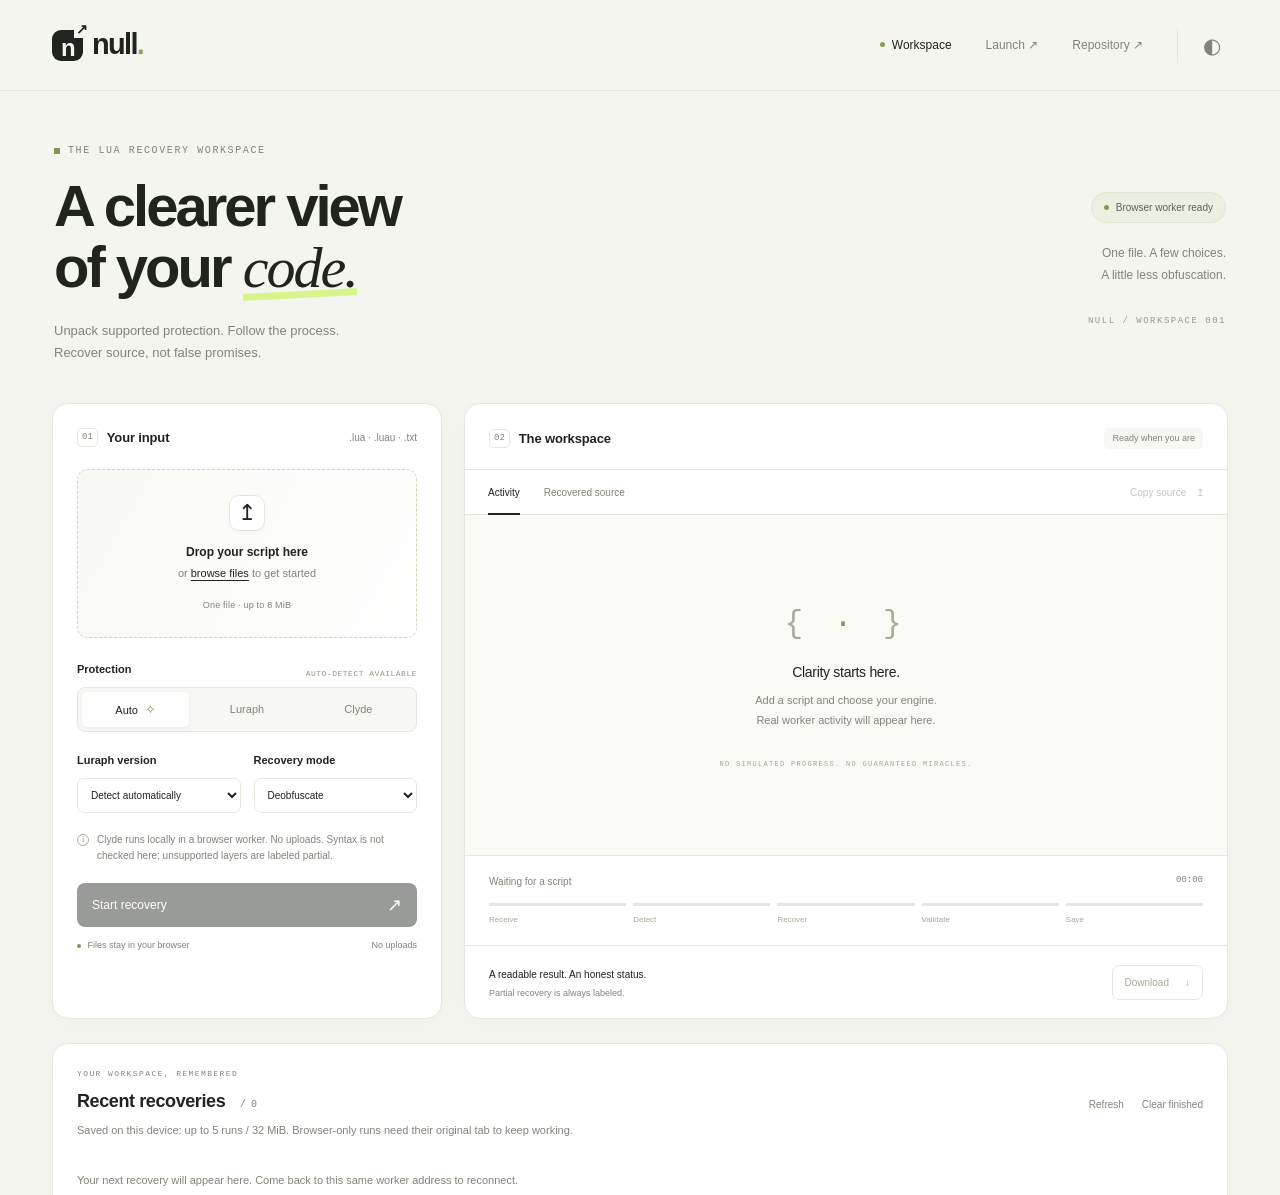
<file: index.html>
<!doctype html>
<html lang="en">
<head>
  <meta charset="utf-8">
  <meta name="viewport" content="width=device-width, initial-scale=1">
  <meta http-equiv="refresh" content="0;url=./docs/">
  <meta name="referrer" content="no-referrer">
  <title>null — opening Lua recovery workspace</title>
</head>
<body>
  <h1>null.</h1>
  <p>Opening the Lua recovery workspace…</p>
  <p><a href="./docs/">Open null →</a></p>
  <p>Clyde runs locally. Luraph uses your private Python/Luau runner.</p>
</body>
</html>
</file>
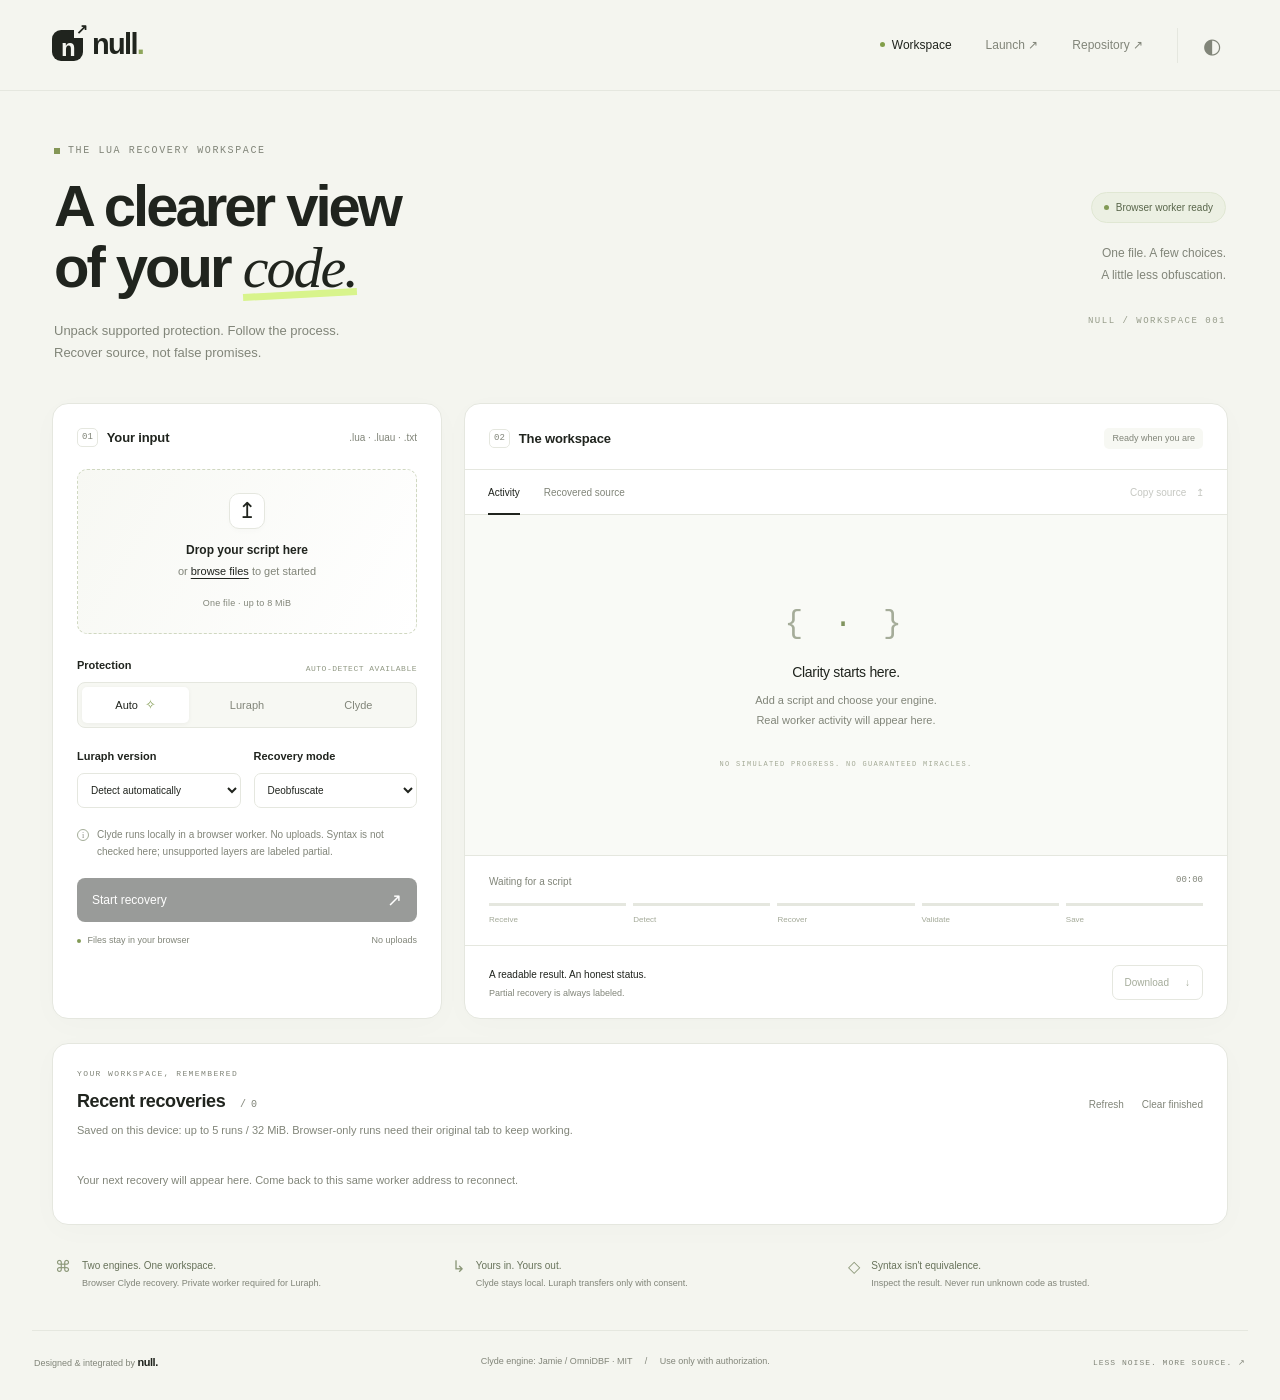
<file: docs/index.html>
<!doctype html>
<html lang="en">
<head>
  <meta charset="utf-8"><meta name="viewport" content="width=device-width, initial-scale=1">
  <meta name="color-scheme" content="light dark">
  <title>null — Lua recovery workspace</title>
  <meta http-equiv="Content-Security-Policy" content="default-src 'self'; script-src 'self'; worker-src 'self'; connect-src 'self'; style-src 'self'; img-src 'self' data:; object-src 'none'; base-uri 'self'; form-action 'none'"><meta name="description" content="A minimal workspace for Clyde recovery and experimental Luraph analysis. Built by null.">
  <link rel="stylesheet" href="./style.css"><script src="./workspace-store.js" defer></script><script src="./runtime-link.js" defer></script><script src="./browser-api.js" defer></script><script src="./app.js" defer></script>
</head>
<body>
  <header class="header"><a class="brand" href="./" aria-label="null home"><span class="brand-icon">n<span>↗</span></span>null<span class="brand-dot">.</span></a><nav aria-label="Main"><span class="nav-current">Workspace</span><a href="https://github.com/codespaces/new?repo=1440370177&amp;ref=arena%2F247512c5-nullx11deob&amp;devcontainer_path=.devcontainer%2Fworker%2Fdevcontainer.json" target="_blank" rel="noopener noreferrer" aria-label="Launch a private GitHub Codespace">Launch ↗</a><a href="https://github.com/Inkflow-Gab/Nullx11deob" target="_blank" rel="noopener noreferrer">Repository <span aria-hidden="true">↗</span></a><button id="theme" class="icon-button" aria-label="Switch color theme" title="Switch theme">◐</button></nav></header>
  <main>
    <section class="hero"><div><p class="eyebrow"><span class="tiny-square"></span> THE LUA RECOVERY WORKSPACE</p><h1>A clearer view<br>of your <span>code.</span></h1><p class="hero-copy">Unpack supported protection. Follow the process.<br>Recover source, not false promises.</p></div><div class="hero-aside"><span id="connection" class="status-pill"><i></i> Connecting to worker</span><p>One file. A few choices.<br>A little less obfuscation.</p><span class="edition">NULL / WORKSPACE 001</span></div></section>
    <div id="notice" class="notice" role="status" hidden></div>
    <section id="resume-banner" class="resume-banner" hidden role="status"><span class="resume-symbol" aria-hidden="true">↺</span><div><strong id="resume-title">Welcome back.</strong><p id="resume-detail"></p></div><span class="saved-pill">RESTORED</span></section>
    <section class="workspace" aria-label="Deobfuscation workspace">
      <section class="setup-card card">
        <div class="card-heading"><div><span class="step-index">01</span><h2>Your input</h2></div><span class="muted">.lua · .luau · .txt</span></div>
        <label id="dropzone" class="dropzone" tabindex="0" for="file"><input id="file" type="file" accept=".lua,.luau,.txt" hidden><span class="upload-icon" aria-hidden="true">↥</span><strong id="file-title">Drop your script here</strong><span id="file-subtitle">or <span class="underlined">browse files</span> to get started</span><span class="file-limit">One file · up to 8 MiB</span></label>
        <div id="file-info" class="file-info" hidden><span class="file-badge">LUA</span><div><strong id="filename"></strong><span id="filesize"></span></div><button id="remove-file" class="icon-button" aria-label="Remove selected file">×</button></div>
        <div class="field-block"><div class="label-line"><label>Protection</label><span id="detected-label" class="detected-label">AUTO-DETECT AVAILABLE</span></div><div class="segments" role="group" aria-label="Protection engine"><button data-engine="auto" class="active" aria-pressed="true">Auto <span>✧</span></button><button data-engine="luraph" aria-pressed="false">Luraph</button><button data-engine="clyde" aria-pressed="false">Clyde</button></div></div>
        <div class="two-fields"><div class="field-block"><label for="version">Luraph version</label><select id="version"><option value="auto">Detect automatically</option value="14.7">14.7</option><option value="14.8">14.8</option><option value="14.9">14.9</option><option value="15.0">15.0</option><option value="15.1">15.1 · experimental</option></select></div><div class="field-block"><label for="mode">Recovery mode</label><select id="mode"><option value="deobfuscate">Deobfuscate</option><option value="trace">Behavior trace</option><option value="inspect">Static VM map</option></select></div></div>
        <details id="advanced"><summary>Worker settings <span>+</span></summary><label for="worker-key">Private Luraph worker key</label><input id="worker-key" type="password" autocomplete="off" autocapitalize="none" spellcheck="false" aria-describedby="key-help key-status" placeholder="Paste your worker key here"><p id="key-help">In your Codespace terminal, run this and copy only its output:</p><code id="key-command">cat output/private-worker-8080.key</code><p>If you configured NULL_WEB_ACCESS_KEY yourself, use that configured value instead. Never paste the key into Pages, a URL, or chat. Keys may change when the worker restarts.</p><button id="check-key" type="button" class="key-check">Check key</button><p id="key-status" role="status"></p><label class="remember-option"><input id="remember-key" type="checkbox"> Remember key on this device</label><p>Optional: saved in this browser for 7 days. Not encrypted; anyone with access to this browser profile can use it. Avoid shared devices.</p><button id="forget-key" class="text-button" type="button">Forget saved key</button><p>Kept in this tab unless you choose Remember. Dynamic Luraph executes input in emulation, not an OS sandbox. Use a private, disposable worker.</p></details>
        <div id="engine-note" class="engine-note"><span aria-hidden="true">i</span><p>Clyde recovery is static. Luraph 15.1 support is experimental; a saved file is not proof of full recovery.</p></div>
        <section id="runner-panel" class="runner-panel" hidden aria-label="Full engine runtime"><h3>Run Luraph on your private worker</h3><p>Python + Luau run in your own workspace, not on GitHub Pages. Keep its forwarded port private.</p><label for="runner-url">Forwarded worker URL (HTTPS)</label><input id="runner-url" type="url" autocomplete="off" placeholder="https://your-workspace-8080.app.github.dev"><p>Your selected script is sent only after you confirm this address. Nothing runs until you press Start in the worker tab; the worker key stays there.</p><a href="https://github.com/codespaces/new?repo=1440370177&amp;ref=arena%2F247512c5-nullx11deob&amp;devcontainer_path=.devcontainer%2Fworker%2Fdevcontainer.json" target="_blank" rel="noopener noreferrer">Create our private worker ↗</a><p>The null worker template installs the tools and automatically starts the private engine on port 8080. Keep its port Private; paste the forwarded HTTPS URL above.</p><p>Read the generated key in its terminal:</p><code>cat output/private-worker-8080.key</code><p>Paste that key only in the worker tab. If the automatic startup failed, check <code>cat output/web-launcher.log</code> or follow WEB.md.</p></section>
        <button id="start" class="primary" disabled><span>Start recovery</span><span aria-hidden="true">↗</span></button>
        <div class="under-button"><span id="privacy-label"><i></i> Files stay in your browser</span><span id="privacy-mode">No uploads</span></div>
      </section>
      <section class="output-card card">
        <div class="card-heading"><div><span class="step-index">02</span><h2>The workspace</h2></div><span id="job-badge" class="job-badge">Ready when you are</span></div>
        <div class="output-toolbar"><div class="tabs" role="tablist" aria-label="Workspace views"><button id="log-tab" class="active" role="tab" aria-selected="true" aria-controls="log-panel">Activity <span id="live-dot"></span></button><button id="source-tab" role="tab" aria-selected="false" aria-controls="source-panel">Recovered source</button></div><button id="copy" class="text-button" disabled>Copy source <span aria-hidden="true">↥</span></button></div>
        <div class="output-body"><section id="log-panel" role="tabpanel" aria-labelledby="log-tab"><div id="empty" class="empty-state"><div class="empty-symbol" aria-hidden="true">{ <span>·</span> }</div><h3>Clarity starts here.</h3><p>Add a script and choose your engine.<br>Real worker activity will appear here.</p><span class="terminal-caption">NO SIMULATED PROGRESS. NO GUARANTEED MIRACLES.</span></div><pre id="logs" class="logs" aria-live="polite" aria-label="Live job activity" hidden></pre></section><section id="source-panel" role="tabpanel" aria-labelledby="source-tab" hidden><div class="source-label"><span id="source-name">No recovered file yet</span><span id="source-size"></span></div><pre id="source" class="source-code">-- Your recovered Lua or VM analysis will appear here.
-- Output is displayed as text, never executed.</pre></section></div>
        <div class="progress-area"><div class="progress-top"><span id="stage-label">Waiting for a script</span><span id="elapsed">00:00</span></div><ol id="stages" class="stages"><li>Receive</li><li>Detect</li><li>Recover</li><li>Validate</li><li>Save</li></ol></div>
        <div class="output-actions"><div><strong id="result-title">A readable result. An honest status.</strong><p id="result-detail">Partial recovery is always labeled.</p><a id="report" class="report-link" download="null-analysis.json" hidden>Analysis report ↗</a></div><button id="cancel" class="text-button" hidden>Cancel job</button><a id="download" class="download disabled" aria-disabled="true">Download <span aria-hidden="true">↓</span></a></div>
      </section>
    </section>
    <section id="history" class="history-card card" hidden><div class="history-heading"><div><span class="eyebrow">YOUR WORKSPACE, REMEMBERED</span><h2>Recent recoveries<span id="history-count"></span></h2><p id="history-help">Reopen a run to see its activity and download.</p></div><div class="history-tools"><button id="refresh-history" class="text-button">Refresh</button><button id="clear-history" class="text-button">Clear finished</button></div></div><div id="history-list" class="history-list"></div></section>
    <section class="footnotes"><div><span class="footnote-icon">⌘</span><p><strong>Two engines. One workspace.</strong><br>Browser Clyde recovery. Private worker required for Luraph.</p></div><div><span class="footnote-icon">↳</span><p><strong>Yours in. Yours out.</strong><br>Clyde stays local. Luraph transfers only with consent.</p></div><div><span class="footnote-icon">◇</span><p><strong>Syntax isn't equivalence.</strong><br>Inspect the result. Never run unknown code as trusted.</p></div></section>
  </main>
  <footer><span>Designed &amp; integrated by <strong>null.</strong></span><span>Clyde engine: Jamie / OmniDBF · <a href="./Clyde-LICENSE.txt">MIT</a> <span class="footer-separator">/</span> Use only with authorization.</span><span>LESS NOISE. MORE SOURCE. ↗</span></footer>
</body>
</html>
</file>
<file: docs/style.css>
:root{--bg:#f4f5ef;--panel:#fff;--text:#20241e;--muted:#818579;--line:#e5e7df;--accent:#d8f48c;--soft:#f7f8f3;--code:#f9faf6;--shadow:0 6px 30px #242d1305;--radius:16px;color-scheme:light}*{box-sizing:border-box}body{margin:0;background:var(--bg);color:var(--text);font-family:Inter,-apple-system,BlinkMacSystemFont,"Segoe UI",sans-serif;font-size:13px;line-height:1.5}button,input,select{font:inherit}button,a,input,select,summary{ -webkit-tap-highlight-color:transparent}button,a,select,summary{cursor:pointer}button{color:inherit}button:disabled{cursor:not-allowed;opacity:.45}button:focus-visible,a:focus-visible,select:focus-visible,input:focus-visible,label:focus-visible,summary:focus-visible{outline:2px solid #779642;outline-offset:4px}a{color:inherit;text-decoration:none}.header{height:91px;max-width:1320px;margin:auto;padding:0 52px;display:flex;align-items:center;justify-content:space-between;border-bottom:1px solid var(--line)}.brand{font-weight:750;font-size:29px;letter-spacing:-1.7px;display:flex;align-items:center;gap:9px}.brand-dot{color:#8ea65b;margin-left:-9px}.brand-icon{width:31px;height:31px;border-radius:9px;display:grid;place-items:center;background:var(--text);color:var(--bg);font-size:24px;font-weight:650;position:relative}.brand-icon>span{position:absolute;font-size:14px;right:-5px;top:-10px;color:var(--text);background:var(--bg);line-height:1;padding:2px}.header nav{display:flex;gap:34px;align-items:center;font-size:12px;color:var(--muted)}.header nav a:hover{color:var(--text)}.nav-current{color:var(--text)}.nav-current:before{content:'';display:inline-block;width:5px;height:5px;background:#829f49;border-radius:50%;margin:0 7px 2px 0}.icon-button{border:0;background:none;font-size:21px;line-height:1;padding:7px}.header nav .icon-button{border-left:1px solid var(--line);padding-left:25px}main{max-width:1320px;margin:auto;padding:0 52px}.hero{display:flex;align-items:center;justify-content:space-between;padding:52px 2px 39px}.eyebrow{display:flex;align-items:center;gap:8px;font-family:monospace;font-size:10px;letter-spacing:1.6px;color:var(--muted);margin:0 0 18px}.tiny-square{height:6px;width:6px;background:#849656;display:inline-block}h1{font-size:58px;line-height:1.05;letter-spacing:-3px;font-weight:550;margin:0}h1 span{font-family:Georgia,serif;font-style:italic;font-weight:400;letter-spacing:-2px;position:relative}h1 span:after{content:'';height:7px;position:absolute;bottom:2px;left:0;right:0;background:var(--accent);z-index:-1;transform:rotate(-3deg)}.hero-copy{color:var(--muted);font-size:13px;line-height:1.7;margin:21px 0 0}.hero-aside{text-align:right;align-self:stretch;display:flex;flex-direction:column;align-items:flex-end;justify-content:center;padding-top:14px}.status-pill{display:inline-flex;align-items:center;gap:7px;font-size:10px;background:#ecf0e3;border:1px solid #e0e7d3;padding:7px 12px;border-radius:20px;color:#59664b}.status-pill i,.under-button i{width:5px;height:5px;border-radius:50%;background:#829a56;display:inline-block}.hero-aside p{color:var(--muted);font-size:12px;line-height:1.8;margin:20px 0 29px}.edition{font-size:9px;letter-spacing:1.5px;font-family:monospace;color:#969c8a}.notice{padding:12px 16px;border:1px solid #dccb9c;background:#faf4de;border-radius:10px;color:#75613a;font-size:12px;margin:0 0 18px;white-space:pre-wrap}.workspace{display:grid;grid-template-columns:390px minmax(0,1fr);gap:22px}.card{border:1px solid var(--line);border-radius:var(--radius);box-shadow:var(--shadow);background:var(--panel);overflow:hidden}.setup-card{padding:24px}.card-heading{display:flex;align-items:center;justify-content:space-between;gap:8px;margin-bottom:22px}.card-heading>div{display:flex;gap:9px;align-items:center}h2{font-size:13px;margin:0;font-weight:600;letter-spacing:-.15px}.step-index{font-family:monospace;font-size:9px;color:var(--muted);border:1px solid var(--line);border-radius:5px;padding:2px 4px}.muted{font-size:10px;color:var(--muted)}.dropzone{display:flex;min-height:174px;flex-direction:column;align-items:center;justify-content:center;border:1px dashed #d0d8c1;border-radius:10px;background:linear-gradient(120deg,var(--soft),var(--panel));cursor:pointer;transition:.2s}.dropzone:hover,.dropzone.dragging{border-color:#8ca753;background:#eff5e3}.upload-icon{height:36px;width:36px;border:1px solid var(--line);background:var(--panel);border-radius:10px;display:grid;place-items:center;font-size:22px;margin-bottom:12px;box-shadow:0 3px 5px #00000004}.dropzone strong{font-size:12px;font-weight:550}.dropzone>span:not(.upload-icon){font-size:11px;color:var(--muted);margin-top:4px}.underlined{color:var(--text);text-decoration:underline;text-underline-offset:3px}.dropzone .file-limit{font-size:9px!important;letter-spacing:.2px;margin-top:18px!important}.field-block{margin-top:23px}.field-block>label,.label-line>label,details>label{font-size:11px;font-weight:550;display:block;margin-bottom:9px}.label-line{display:flex;justify-content:space-between;gap:8px;align-items:center}.detected-label{font-size:8px;font-family:monospace;color:#919984;letter-spacing:.5px}.segments{display:flex;padding:4px;border:1px solid var(--line);background:var(--soft);border-radius:8px;gap:4px}.segments button{flex:1;border:0;background:transparent;border-radius:5px;padding:8px 0;color:var(--muted);font-size:11px}.segments button.active{background:var(--panel);color:var(--text);box-shadow:0 1px 5px #0000000c}.segments button span{margin-left:4px;font-size:13px;color:#829b52}.two-fields{display:grid;grid-template-columns:1fr 1fr;gap:13px}.two-fields .field-block{margin-top:20px}select,input[type=password]{width:100%;border:1px solid var(--line);background:var(--panel);border-radius:7px;padding:10px 9px;font-size:10px;color:var(--text);min-width:0}select:disabled{color:var(--muted);background:var(--soft)}details{margin-top:19px;border-bottom:1px solid var(--line);padding-bottom:13px}summary{display:flex;align-items:center;justify-content:space-between;font-size:10px;color:var(--muted);list-style:none}summary::-webkit-details-marker{display:none}summary span{font-size:14px}details[open] summary{margin-bottom:14px}details p{font-size:10px;color:var(--muted);line-height:1.6}.engine-note{display:flex;gap:8px;margin:19px 0 18px;color:var(--muted)}.engine-note>span{font-size:13px}.engine-note p{margin:0;font-size:10px;line-height:1.65}.primary{display:flex;align-items:center;justify-content:space-between;width:100%;padding:13px 15px;background:var(--text);color:var(--panel);border:0;border-radius:8px;font-size:12px;font-weight:500;transition:background .2s}.primary:hover:not(:disabled){background:#3d4c2e}.primary>span:last-child{font-size:18px;line-height:1}.under-button{display:flex;justify-content:space-between;margin-top:12px;font-size:9px;color:var(--muted)}.under-button i{height:4px;width:4px;margin-right:4px}.output-card{display:flex;flex-direction:column}.output-card>.card-heading{padding:24px 24px 20px;margin:0}.job-badge{font-size:9px;color:var(--muted);background:var(--soft);padding:4px 8px;border-radius:5px}.job-badge.running{background:#eef5de;color:#63783d}.job-badge.failed{background:#f9e8e3;color:#9b5140}.job-badge.partial{background:#faf1da;color:#8c733b}.output-toolbar{height:46px;display:flex;align-items:center;justify-content:space-between;border-top:1px solid var(--line);border-bottom:1px solid var(--line);padding:0 23px}.tabs{display:flex;align-items:stretch;height:100%;gap:24px}.tabs button{border:0;background:none;color:var(--muted);font-size:10px;position:relative;padding:0}.tabs button.active{color:var(--text)}.tabs button.active:after{content:'';height:2px;bottom:-1px;background:var(--text);left:0;right:0;position:absolute}.text-button{font-size:10px;border:0;background:none;padding:4px 0;color:var(--muted)}.text-button:hover:not(:disabled){color:var(--text)}.text-button>span{margin-left:7px}.output-body{background:var(--code);position:relative;flex:1;min-height:340px;max-height:480px;overflow:auto}.output-body>section{height:100%;min-height:340px}.empty-state{height:100%;min-height:340px;display:flex;flex-direction:column;align-items:center;justify-content:center;text-align:center}.empty-symbol{font-family:monospace;font-size:31px;letter-spacing:6px;color:#a5ac99;line-height:1.4}.empty-symbol span{color:#81945f}h3{font-size:14px;font-weight:500;letter-spacing:-.3px;margin:17px 0 8px}.empty-state p{font-size:11px;color:var(--muted);line-height:1.8;margin:0}.terminal-caption{font-size:7px;letter-spacing:1.3px;color:#a3a995;font-family:monospace;margin-top:28px}.logs,.source-code{font-family:"SFMono-Regular",Consolas,"Liberation Mono",monospace;font-size:10px;line-height:1.9;white-space:pre-wrap;overflow-wrap:anywhere;margin:0;padding:23px;color:#5b6651;tab-size:2}.source-code{color:var(--text)}.source-label{position:sticky;top:0;background:var(--code);display:flex;justify-content:space-between;padding:9px 23px;color:var(--muted);font:9px monospace;border-bottom:1px solid var(--line)}.progress-area{padding:18px 24px 19px;border-top:1px solid var(--line)}.progress-top{display:flex;justify-content:space-between;color:var(--muted);font-size:10px;margin-bottom:14px}.progress-top>span:last-child{font-family:monospace;font-size:9px}.stages{display:flex;list-style:none;padding:0;gap:7px;margin:0}.stages li{flex:1;font-size:8px;color:#a3a998;padding-top:8px;border-top:3px solid var(--line)}.stages li.done{border-color:#b7d381;color:#81975e}.stages li.current{border-color:#84a24d;color:var(--text)}.output-actions{border-top:1px solid var(--line);padding:18px 24px;display:flex;align-items:center;justify-content:space-between;gap:12px}.output-actions strong{font-size:10px;font-weight:500}.output-actions p{font-size:9px;color:var(--muted);margin:3px 0 0}.download{border:1px solid var(--line);padding:9px 12px;border-radius:7px;font-size:10px;white-space:nowrap;display:flex;align-items:center;gap:16px;background:var(--accent);border-color:#c8df9a}.download.disabled{pointer-events:none;background:var(--panel);color:#a5ac9b;border-color:var(--line)}.download:hover:not(.disabled){filter:brightness(.97)}.file-info{display:flex;align-items:center;gap:10px;margin-top:12px;padding:10px;border-radius:7px;background:var(--soft);min-width:0}.file-info>div{flex:1;min-width:0;display:flex;flex-direction:column;gap:3px}.file-info strong{font-size:10px;overflow:hidden;text-overflow:ellipsis;white-space:nowrap;font-weight:500}.file-info>div span{font-size:9px;color:var(--muted)}.file-badge{font-family:monospace;font-size:9px;border:1px solid var(--line);padding:7px 4px;border-radius:4px;color:#859768}.file-info .icon-button{font-size:17px;color:var(--muted)}.footnotes{display:grid;grid-template-columns:repeat(3,1fr);gap:20px;padding:31px 3px 38px}.footnotes>div{display:flex;gap:11px}.footnote-icon{font-size:16px;color:#8b9778;line-height:1.4}.footnotes p{font-size:9px;color:var(--muted);line-height:1.9;margin:0}.footnotes strong{font-size:10px;color:#68735b;font-weight:500}footer{max-width:1216px;margin:0 auto;display:flex;align-items:center;justify-content:space-between;gap:15px;border-top:1px solid var(--line);padding:23px 2px 30px;font-size:9px;color:var(--muted)}footer strong{color:var(--text);font-size:11px;letter-spacing:-.5px}footer>span:last-child{font:8px monospace;letter-spacing:1px}.footer-separator{padding:0 10px}#live-dot.busy{display:inline-block;background:#87a255;width:4px;height:4px;border-radius:50%;margin-left:6px;animation:pulse 1.4s infinite}[hidden]{display:none!important}@keyframes pulse{50%{opacity:.3}}body.dark{--bg:#191c17;--panel:#22261f;--text:#e7eadd;--muted:#9bA38e;--line:#353b2f;--soft:#282d23;--code:#1e221b;--shadow:none;color-scheme:dark}body.dark .status-pill{background:#2d3921;border-color:#3c4b2e;color:#b3c790}body.dark .dropzone:hover,body.dark .dropzone.dragging{background:#303c23}body.dark .logs{color:#b5c49d}body.dark .download{color:#20241e}body.dark .download.disabled{color:#9ba38e}body.dark .notice{background:#393321;color:#dfce9a;border-color:#61573a}@media(min-width:1450px){.hero{padding-top:65px;padding-bottom:47px}.output-body{min-height:360px}.setup-card{padding:28px}}@media(max-width:1000px){.header,main{padding-left:30px;padding-right:30px}.workspace{grid-template-columns:340px minmax(0,1fr);gap:16px}.setup-card{padding:20px}.output-card>.card-heading{padding:20px}.output-toolbar{padding:0 18px}.tabs{gap:17px}.output-actions{padding:16px}.output-actions strong{max-width:160px;display:block}.footnotes{gap:14px}footer{margin:0 30px;flex-wrap:wrap}footer>span:last-child{display:none}}@media(max-width:760px){.header{height:75px;padding:0 22px}.header nav{gap:20px}.nav-current{display:none}.header nav .icon-button{padding-left:17px}main{padding:0 20px}.hero{padding:36px 2px 29px;align-items:flex-start}h1{font-size:45px;letter-spacing:-2px}.eyebrow{font-size:8px;letter-spacing:1px}.hero-copy{font-size:11px}.hero-aside{justify-content:flex-start;padding-top:3px}.hero-aside p,.edition{display:none}.status-pill{font-size:8px;max-width:122px;line-height:1.5;padding:6px 9px}.workspace{grid-template-columns:1fr;gap:20px}.setup-card{padding:23px}.dropzone{min-height:150px}.output-body,.output-body>section,.empty-state{min-height:300px}.output-card>.card-heading{padding:22px}.footnotes{grid-template-columns:1fr;gap:18px;padding:25px 3px 30px}.footnotes p{font-size:10px}.footnotes strong{font-size:11px}.footnote-icon{min-width:20px}footer{margin:0 22px;padding:21px 0;align-items:flex-start;flex-direction:column;gap:7px}.two-fields{gap:16px}.setup-card .field-block{margin-top:20px}.output-actions{padding:18px 20px}.logs,.source-code{font-size:10px}.under-button{font-size:10px}.hero-aside{max-width:125px}}@media(max-width:400px){.hero-aside{display:none}.output-toolbar{padding:0 14px}.tabs{gap:18px}.text-button{font-size:9px}.output-actions strong{max-width:155px}.output-actions{gap:7px;padding:16px}.download{gap:8px;padding:9px}.card-heading{gap:6px}}@media(prefers-reduced-motion:reduce){*{animation:none!important;transition:none!important}}
.engine-note>span{display:inline-flex;align-items:center;justify-content:center;border:1px solid #a4ad98;border-radius:50%;height:12px;min-width:12px;font:8px Georgia,serif;margin-top:2px}

.report-link{font-size:10px;color:var(--muted);text-underline-offset:3px;display:inline-block;margin-top:3px}.report-link:hover{color:var(--text)}

body.dark .primary{background:var(--accent);color:#20241e}body.dark .primary:hover:not(:disabled){background:#e4f9b2}body.dark .dropzone strong{color:var(--text)}body.dark .upload-icon{background:var(--soft);color:var(--text);border-color:var(--line)}body.dark .footnotes strong{color:#bcc5ac}

.runner-panel{margin:16px 0;padding:14px;border:1px solid var(--line);border-radius:9px;background:var(--soft)}.runner-panel h3{font-size:12px;margin:0 0 8px}.runner-panel p{font-size:10px;color:var(--muted);line-height:1.6;margin:8px 0}.runner-panel label{font-size:10px;font-weight:600;display:block;margin:12px 0 6px}.runner-panel input{width:100%;min-width:0;padding:9px;background:var(--panel);color:var(--text);border:1px solid var(--line);border-radius:6px;font-size:11px}.runner-panel a{font-size:11px;text-decoration:underline;text-underline-offset:3px}.runner-panel code{display:block;font-size:10px;line-height:1.6;overflow-wrap:anywhere;white-space:normal;user-select:all}

#advanced code{display:block;overflow-wrap:anywhere;font-size:11px;user-select:all;padding:9px;background:var(--soft);border:1px solid var(--line);border-radius:5px}.key-check{border:1px solid var(--line);border-radius:6px;padding:10px 14px;font-size:12px;background:var(--soft);min-height:40px}#worker-key[aria-invalid="true"]{border-color:#b97747;outline:2px solid #b9774733}#key-status{min-height:1em}

.resume-banner{display:flex;align-items:center;gap:16px;margin:0 0 20px;padding:18px 22px;border:1px solid #cad8b0;background:var(--soft);border-radius:12px}.resume-symbol{font-size:27px;color:#8fa368}.resume-banner strong{font-size:13px}.resume-banner p{margin:5px 0 0;font-size:11px;color:var(--muted);line-height:1.6}.saved-pill{margin-left:auto;font:9px monospace;letter-spacing:1.3px;color:#859664;white-space:nowrap}.history-card{margin:24px 0 0;padding:24px}.history-heading{display:flex;justify-content:space-between;gap:16px;align-items:center}.history-heading .eyebrow{font-size:8px;letter-spacing:1.4px;margin:0 0 8px}.history-heading h2{font-size:18px;letter-spacing:-.4px;margin:0}.history-heading h2 span{font:10px monospace;color:var(--muted);margin-left:9px}.history-heading p{font-size:11px;color:var(--muted);margin:7px 0 0;line-height:1.6}.history-tools{display:flex;gap:18px;white-space:nowrap}.history-list{margin-top:18px}.history-row{display:flex;align-items:center;gap:15px;border-top:1px solid var(--line);padding:14px 0}.history-row>div{flex:1;min-width:0}.history-name{font-size:12px;font-weight:600;overflow:hidden;text-overflow:ellipsis;white-space:nowrap;display:block}.history-meta{display:block;font-size:10px;color:var(--muted);margin-top:5px}.history-state{font-size:10px;color:var(--muted);white-space:nowrap}.history-state.ready,.history-state.unverified{color:#819749}.history-state.running,.history-state.queued{color:#9c8650}.history-open{border:1px solid var(--line);border-radius:6px;padding:9px 12px;background:var(--soft);font-size:11px;white-space:nowrap}.history-empty{font-size:11px;color:var(--muted);padding:14px 0 0}.remember-option{display:flex!important;align-items:center;gap:9px;font-size:11px!important;line-height:1.5}.remember-option input{width:17px!important;height:17px;margin:0!important;accent-color:#849b52}#forget-key{margin:10px 0}body.dark .resume-banner{border-color:#49563a}@media(max-width:600px){.resume-banner{padding:15px;gap:10px}.resume-banner .saved-pill{font-size:7px}.history-card{padding:19px}.history-heading{align-items:flex-start;flex-direction:column}.history-tools{gap:24px}.history-row{gap:9px}.history-state{font-size:9px;max-width:70px;white-space:normal}.history-open{padding:9px;font-size:10px}}
</file>
